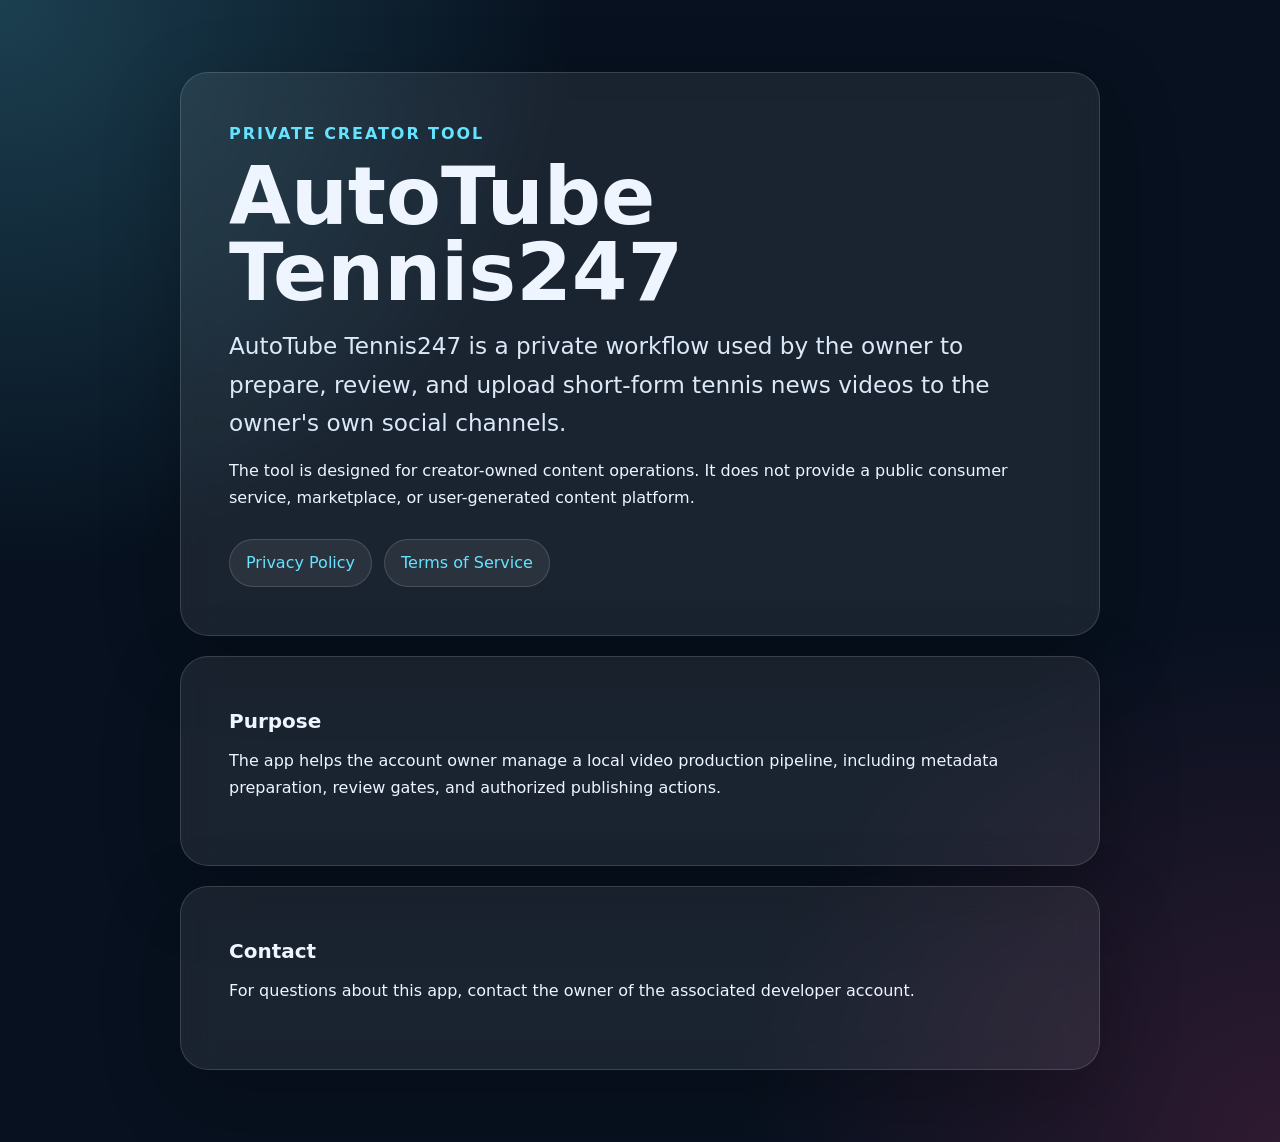
<file: index.html>
<!doctype html>
<html lang="en">
<head>
  <meta charset="utf-8" />
  <meta name="viewport" content="width=device-width, initial-scale=1" />
  <title>AutoTube Tennis247</title>
  <meta name="description" content="AutoTube Tennis247 is a private creator tool for preparing and uploading short tennis news videos to the owner's social channels." />
  <link rel="stylesheet" href="styles.css" />
</head>
<body>
  <main class="page">
    <section class="hero">
      <p class="eyebrow">Private creator tool</p>
      <h1>AutoTube Tennis247</h1>
      <p class="lead">
        AutoTube Tennis247 is a private workflow used by the owner to prepare,
        review, and upload short-form tennis news videos to the owner's own social channels.
      </p>
      <p>
        The tool is designed for creator-owned content operations. It does not provide
        a public consumer service, marketplace, or user-generated content platform.
      </p>
      <nav class="links" aria-label="Legal links">
        <a href="privacy.html">Privacy Policy</a>
        <a href="terms.html">Terms of Service</a>
      </nav>
    </section>

    <section class="card">
      <h2>Purpose</h2>
      <p>
        The app helps the account owner manage a local video production pipeline,
        including metadata preparation, review gates, and authorized publishing actions.
      </p>
    </section>

    <section class="card">
      <h2>Contact</h2>
      <p>
        For questions about this app, contact the owner of the associated developer account.
      </p>
    </section>
  </main>
</body>
</html>
</file>
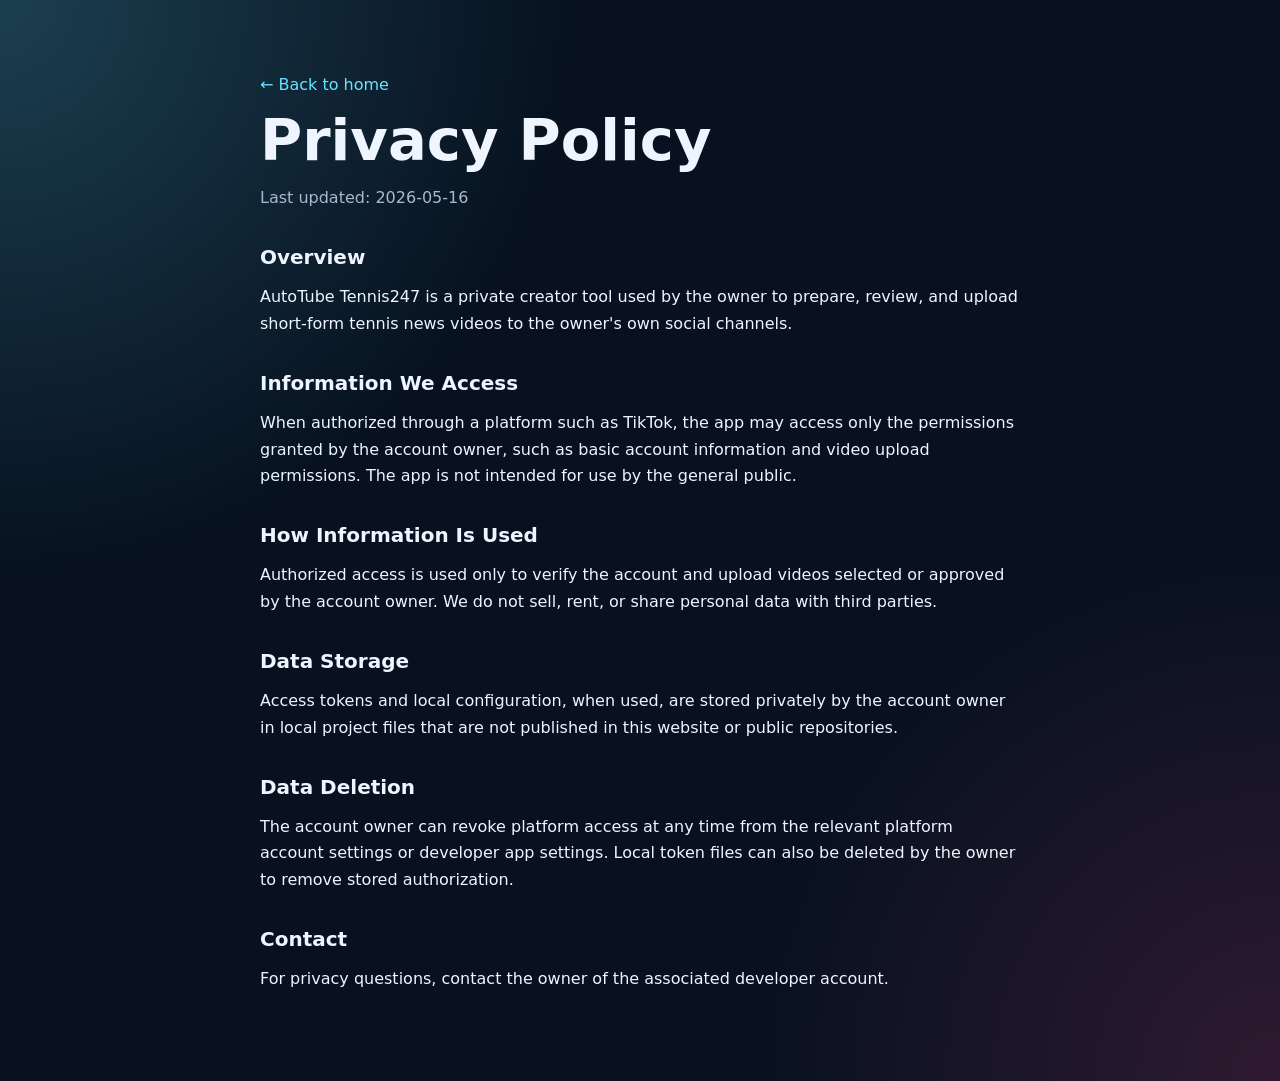
<file: privacy.html>
<!doctype html>
<html lang="en">
<head>
  <meta charset="utf-8" />
  <meta name="viewport" content="width=device-width, initial-scale=1" />
  <title>Privacy Policy - AutoTube Tennis247</title>
  <meta name="description" content="Privacy Policy for AutoTube Tennis247." />
  <link rel="stylesheet" href="styles.css" />
</head>
<body>
  <main class="page legal">
    <p><a href="index.html">← Back to home</a></p>
    <h1>Privacy Policy</h1>
    <p class="muted">Last updated: 2026-05-16</p>

    <h2>Overview</h2>
    <p>
      AutoTube Tennis247 is a private creator tool used by the owner to prepare,
      review, and upload short-form tennis news videos to the owner's own social channels.
    </p>

    <h2>Information We Access</h2>
    <p>
      When authorized through a platform such as TikTok, the app may access only the
      permissions granted by the account owner, such as basic account information and
      video upload permissions. The app is not intended for use by the general public.
    </p>

    <h2>How Information Is Used</h2>
    <p>
      Authorized access is used only to verify the account and upload videos selected
      or approved by the account owner. We do not sell, rent, or share personal data
      with third parties.
    </p>

    <h2>Data Storage</h2>
    <p>
      Access tokens and local configuration, when used, are stored privately by the
      account owner in local project files that are not published in this website or
      public repositories.
    </p>

    <h2>Data Deletion</h2>
    <p>
      The account owner can revoke platform access at any time from the relevant
      platform account settings or developer app settings. Local token files can also
      be deleted by the owner to remove stored authorization.
    </p>

    <h2>Contact</h2>
    <p>
      For privacy questions, contact the owner of the associated developer account.
    </p>
  </main>
</body>
</html>
</file>
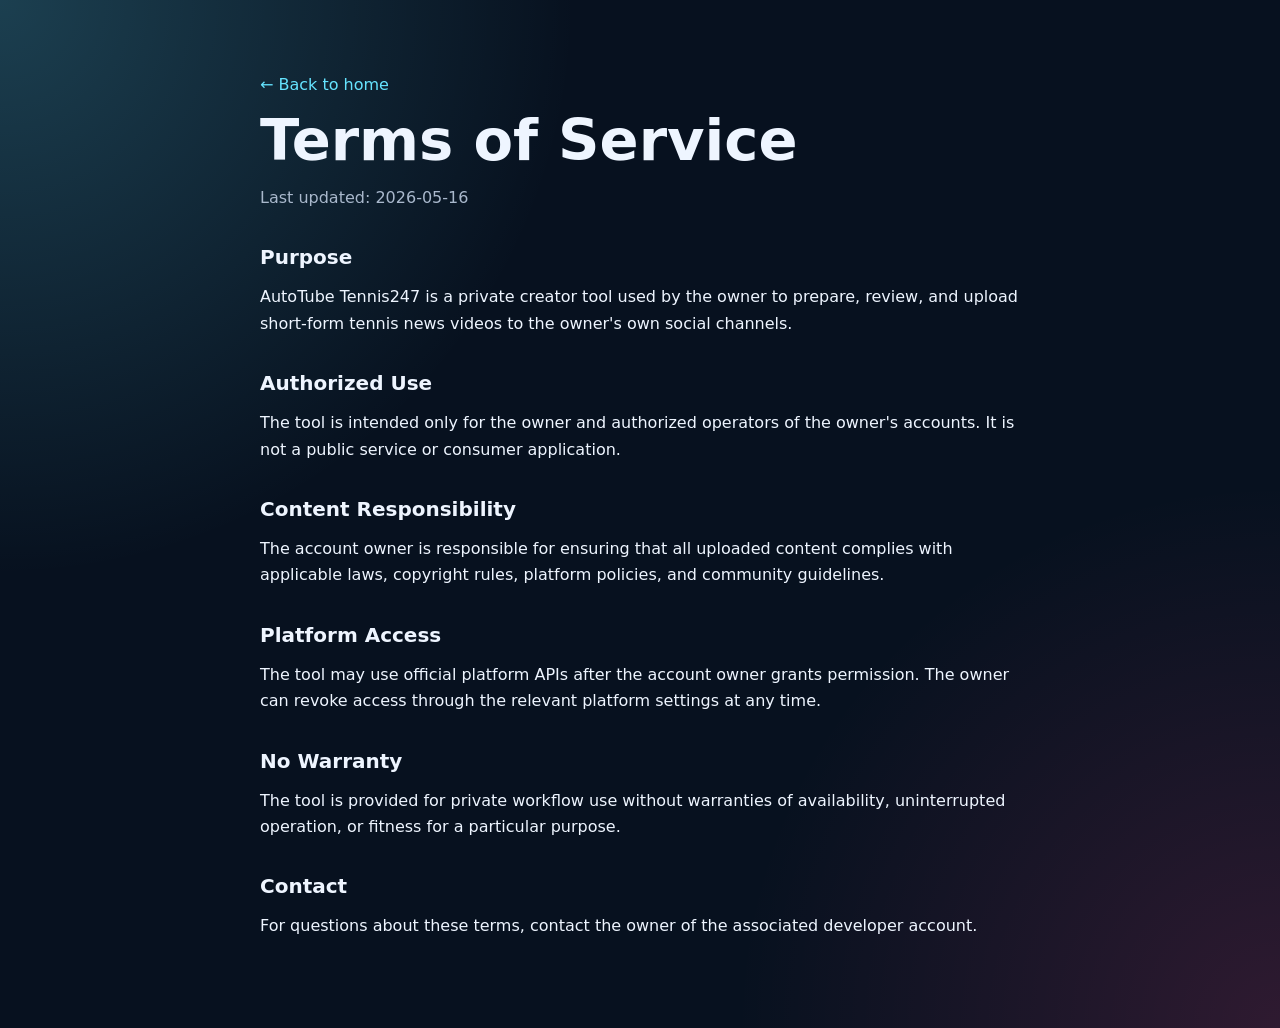
<file: terms.html>
<!doctype html>
<html lang="en">
<head>
  <meta charset="utf-8" />
  <meta name="viewport" content="width=device-width, initial-scale=1" />
  <title>Terms of Service - AutoTube Tennis247</title>
  <meta name="description" content="Terms of Service for AutoTube Tennis247." />
  <link rel="stylesheet" href="styles.css" />
</head>
<body>
  <main class="page legal">
    <p><a href="index.html">← Back to home</a></p>
    <h1>Terms of Service</h1>
    <p class="muted">Last updated: 2026-05-16</p>

    <h2>Purpose</h2>
    <p>
      AutoTube Tennis247 is a private creator tool used by the owner to prepare,
      review, and upload short-form tennis news videos to the owner's own social channels.
    </p>

    <h2>Authorized Use</h2>
    <p>
      The tool is intended only for the owner and authorized operators of the owner's
      accounts. It is not a public service or consumer application.
    </p>

    <h2>Content Responsibility</h2>
    <p>
      The account owner is responsible for ensuring that all uploaded content complies
      with applicable laws, copyright rules, platform policies, and community guidelines.
    </p>

    <h2>Platform Access</h2>
    <p>
      The tool may use official platform APIs after the account owner grants permission.
      The owner can revoke access through the relevant platform settings at any time.
    </p>

    <h2>No Warranty</h2>
    <p>
      The tool is provided for private workflow use without warranties of availability,
      uninterrupted operation, or fitness for a particular purpose.
    </p>

    <h2>Contact</h2>
    <p>
      For questions about these terms, contact the owner of the associated developer account.
    </p>
  </main>
</body>
</html>
</file>
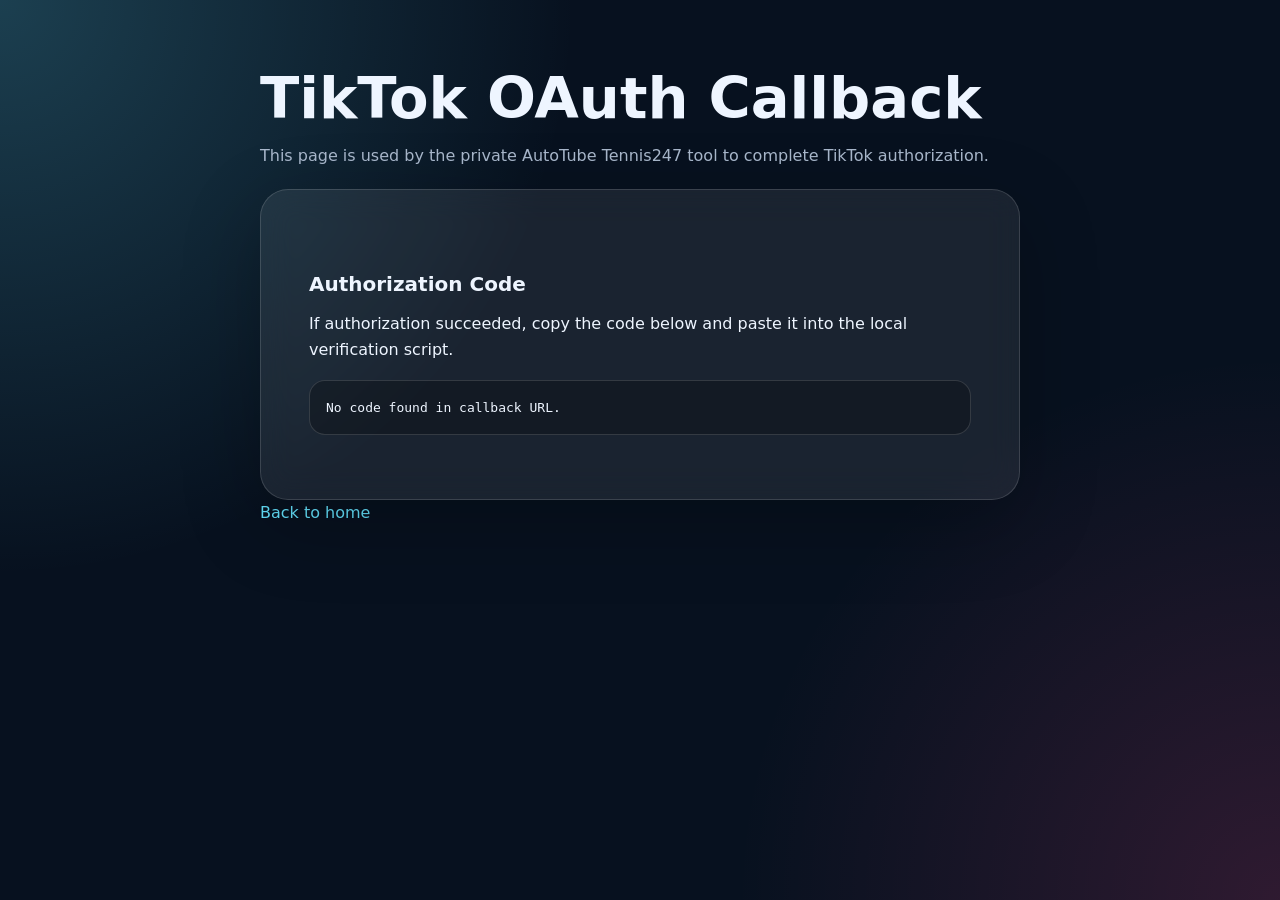
<file: tiktok-callback.html>
<!doctype html>
<html lang="en">
<head>
  <meta charset="utf-8" />
  <meta name="viewport" content="width=device-width, initial-scale=1" />
  <title>TikTok OAuth Callback - AutoTube Tennis247</title>
  <link rel="stylesheet" href="styles.css" />
</head>
<body>
  <main class="page legal">
    <h1>TikTok OAuth Callback</h1>
    <p class="muted">This page is used by the private AutoTube Tennis247 tool to complete TikTok authorization.</p>

    <section class="card">
      <h2>Authorization Code</h2>
      <p>If authorization succeeded, copy the code below and paste it into the local verification script.</p>
      <pre id="code" style="white-space: pre-wrap; word-break: break-all; padding: 16px; border: 1px solid var(--border); border-radius: 16px; background: rgba(0,0,0,.25);">Reading callback...</pre>
      <p id="state" class="muted"></p>
      <p id="error" style="color: #ff9aa8;"></p>
    </section>

    <p><a href="index.html">Back to home</a></p>
  </main>

  <script>
    const params = new URLSearchParams(window.location.search);
    const code = params.get('code');
    const state = params.get('state');
    const error = params.get('error');
    const errorDescription = params.get('error_description');

    document.getElementById('code').textContent = code || 'No code found in callback URL.';
    document.getElementById('state').textContent = state ? `State: ${state}` : '';
    document.getElementById('error').textContent = error ? `Error: ${error} ${errorDescription || ''}` : '';
  </script>
</body>
</html>
</file>
<file: styles.css>
:root {
  color-scheme: dark;
  --bg: #07111f;
  --card: rgba(255, 255, 255, 0.08);
  --text: #eef5ff;
  --muted: #a9b8cc;
  --accent: #65e4ff;
  --border: rgba(255, 255, 255, 0.14);
}

* { box-sizing: border-box; }

body {
  margin: 0;
  min-height: 100vh;
  font-family: Inter, ui-sans-serif, system-ui, -apple-system, BlinkMacSystemFont, "Segoe UI", sans-serif;
  background:
    radial-gradient(circle at top left, rgba(101, 228, 255, 0.22), transparent 36rem),
    radial-gradient(circle at bottom right, rgba(255, 73, 140, 0.16), transparent 34rem),
    var(--bg);
  color: var(--text);
  line-height: 1.65;
}

.page {
  width: min(920px, calc(100% - 32px));
  margin: 0 auto;
  padding: 72px 0;
}

.hero, .card {
  border: 1px solid var(--border);
  background: var(--card);
  border-radius: 28px;
  padding: clamp(24px, 5vw, 48px);
  box-shadow: 0 24px 80px rgba(0, 0, 0, 0.24);
  backdrop-filter: blur(16px);
}

.card { margin-top: 20px; }

.eyebrow {
  margin: 0 0 12px;
  color: var(--accent);
  font-weight: 700;
  letter-spacing: 0.12em;
  text-transform: uppercase;
}

h1 {
  margin: 0 0 16px;
  font-size: clamp(2.4rem, 8vw, 5rem);
  line-height: 0.95;
}

h2 {
  margin: 0 0 10px;
  font-size: 1.25rem;
}

p { margin: 0 0 16px; }

.lead {
  font-size: clamp(1.1rem, 2.5vw, 1.45rem);
  color: #dbe8f8;
}

.links {
  display: flex;
  flex-wrap: wrap;
  gap: 12px;
  margin-top: 28px;
}

a {
  color: var(--accent);
  text-decoration: none;
}

a:hover { text-decoration: underline; }

.links a {
  display: inline-flex;
  border: 1px solid var(--border);
  border-radius: 999px;
  padding: 10px 16px;
  background: rgba(255, 255, 255, 0.07);
}

.legal {
  max-width: 760px;
}

.legal h1 {
  font-size: clamp(2rem, 7vw, 3.6rem);
}

.legal h2 {
  margin-top: 30px;
}

.muted { color: var(--muted); }
</file>
